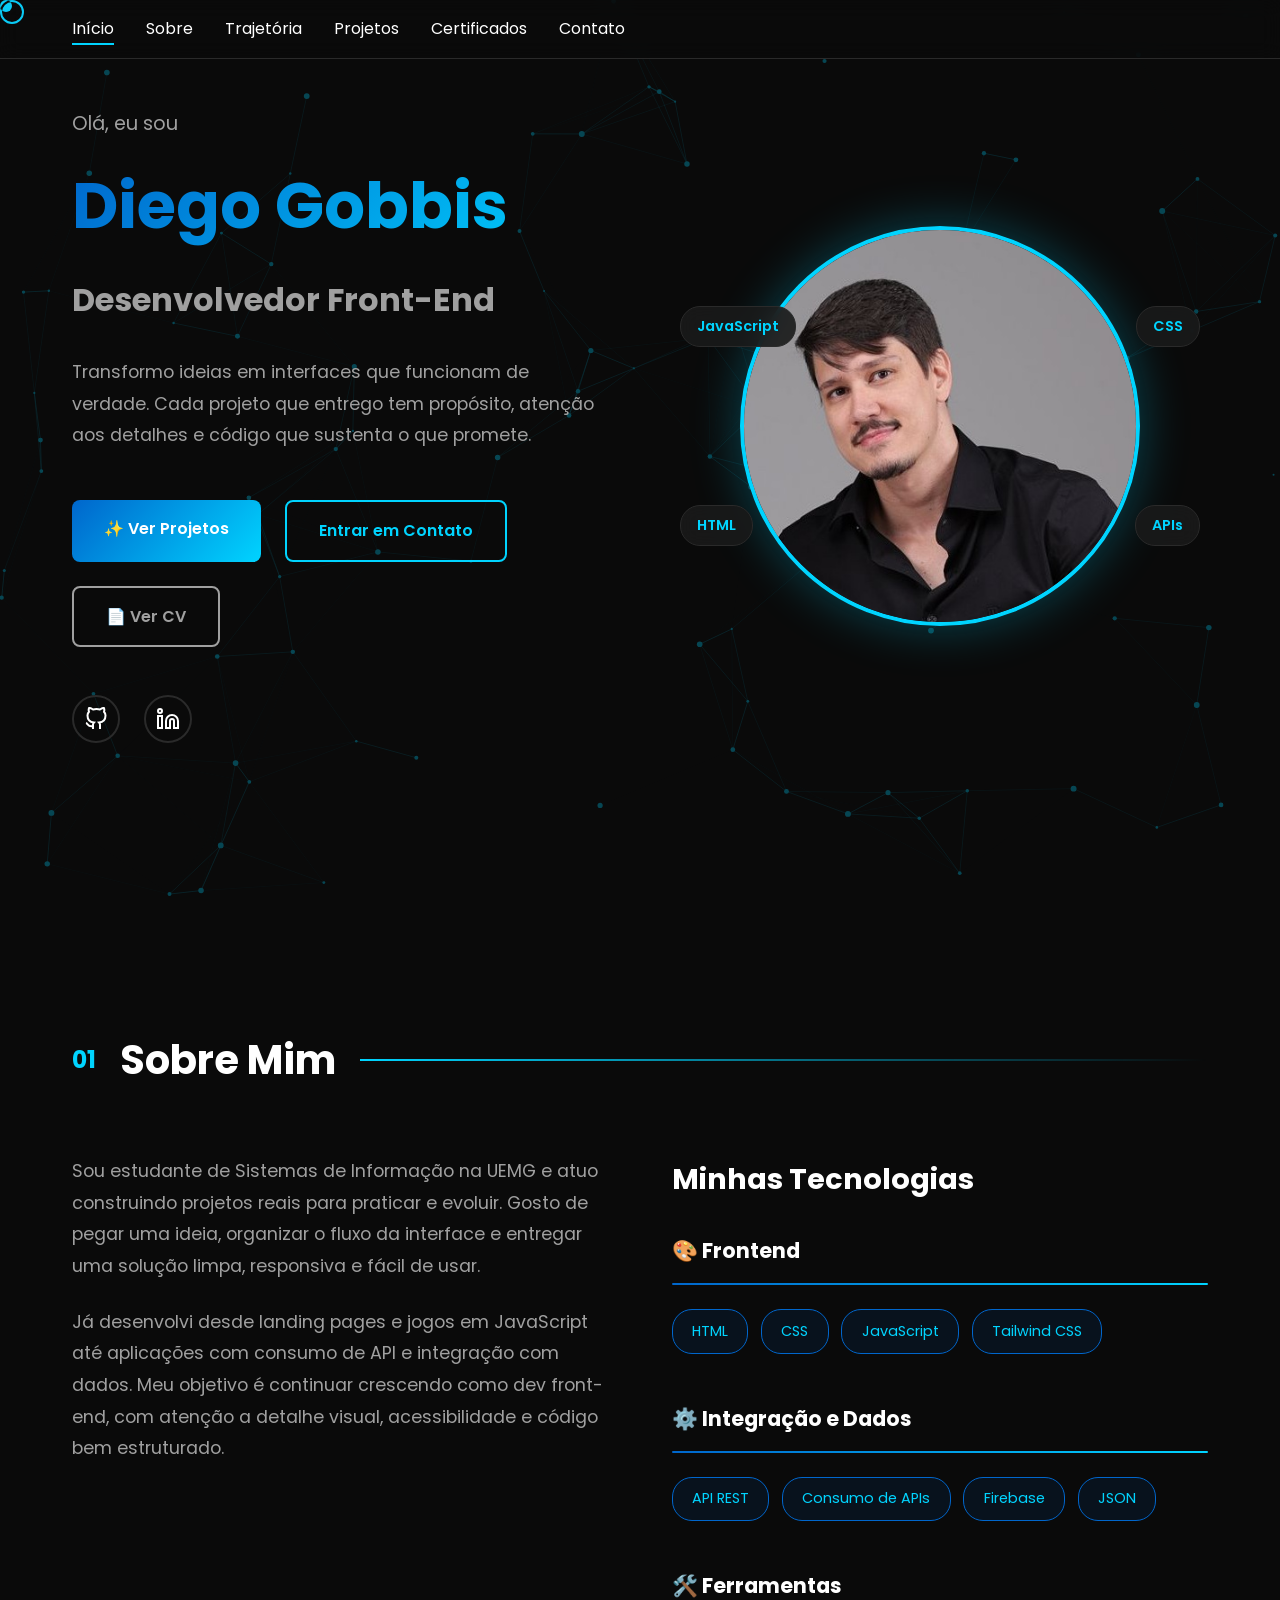
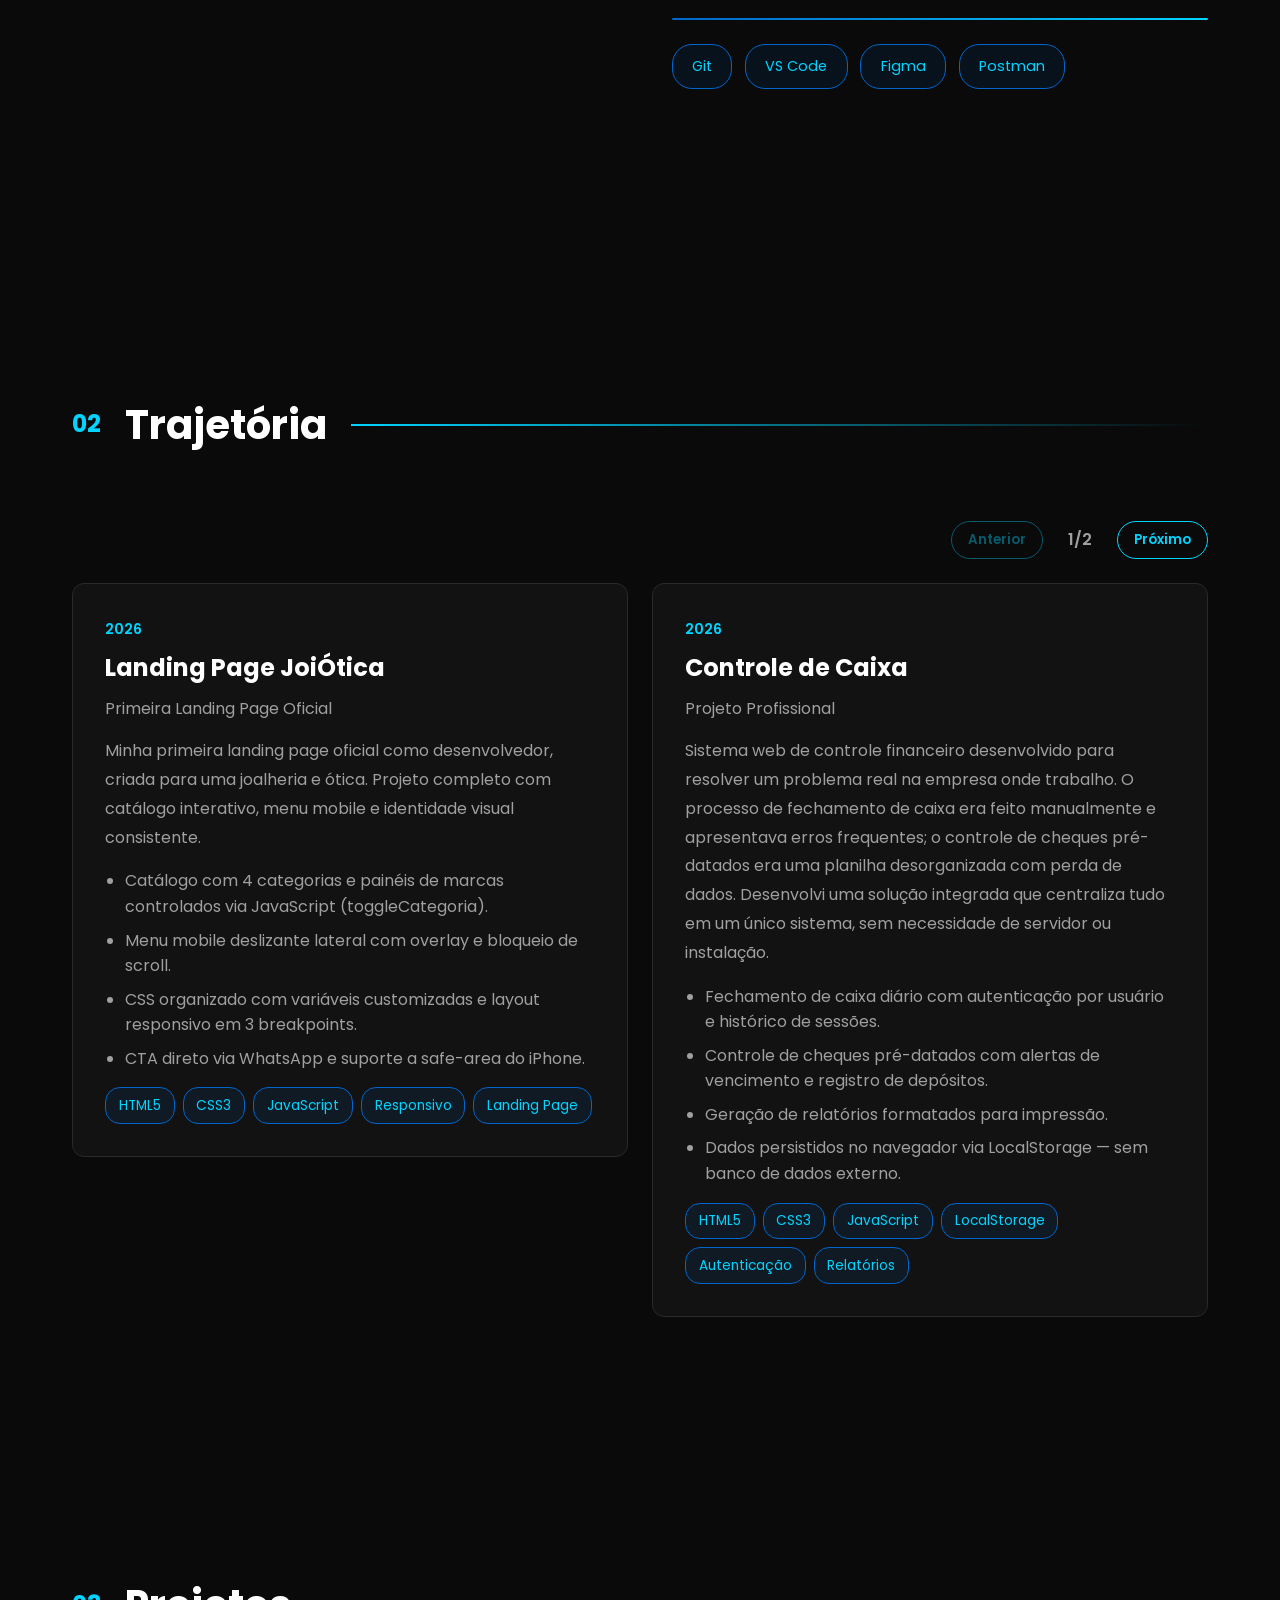
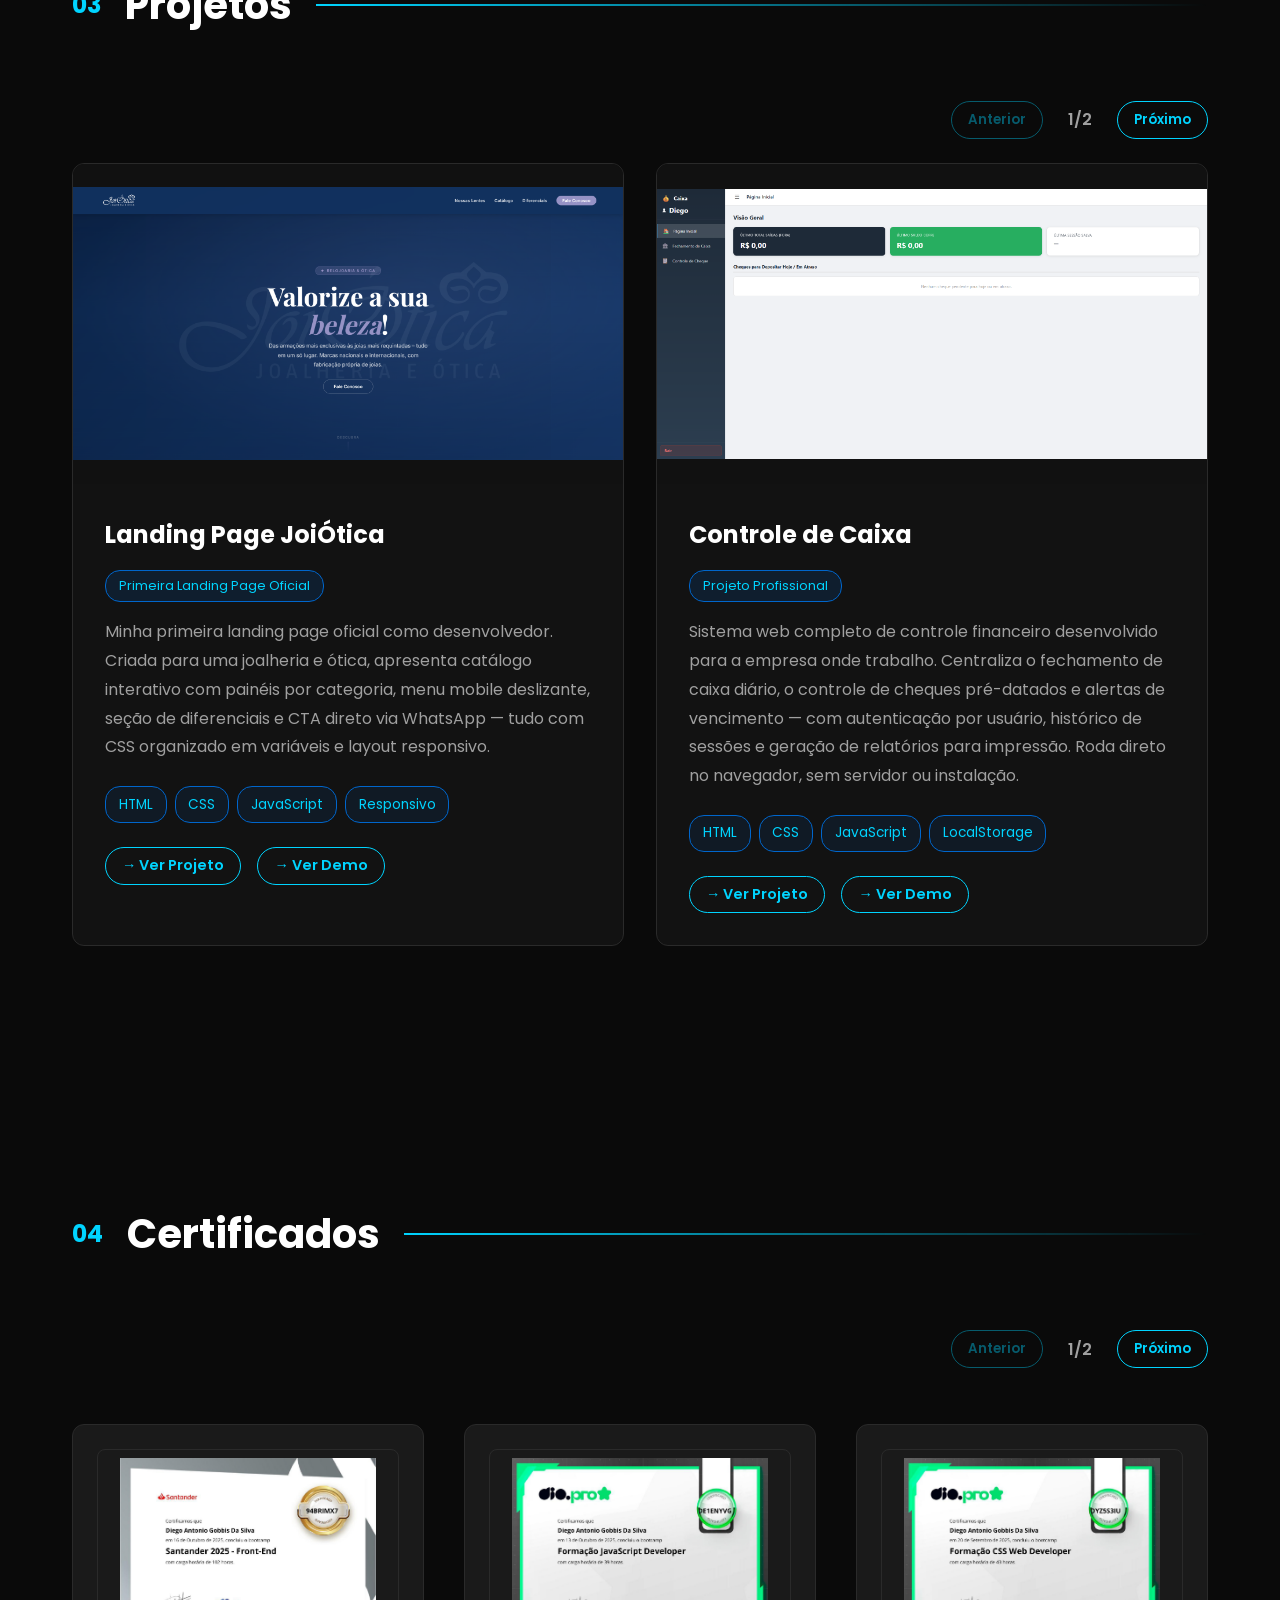
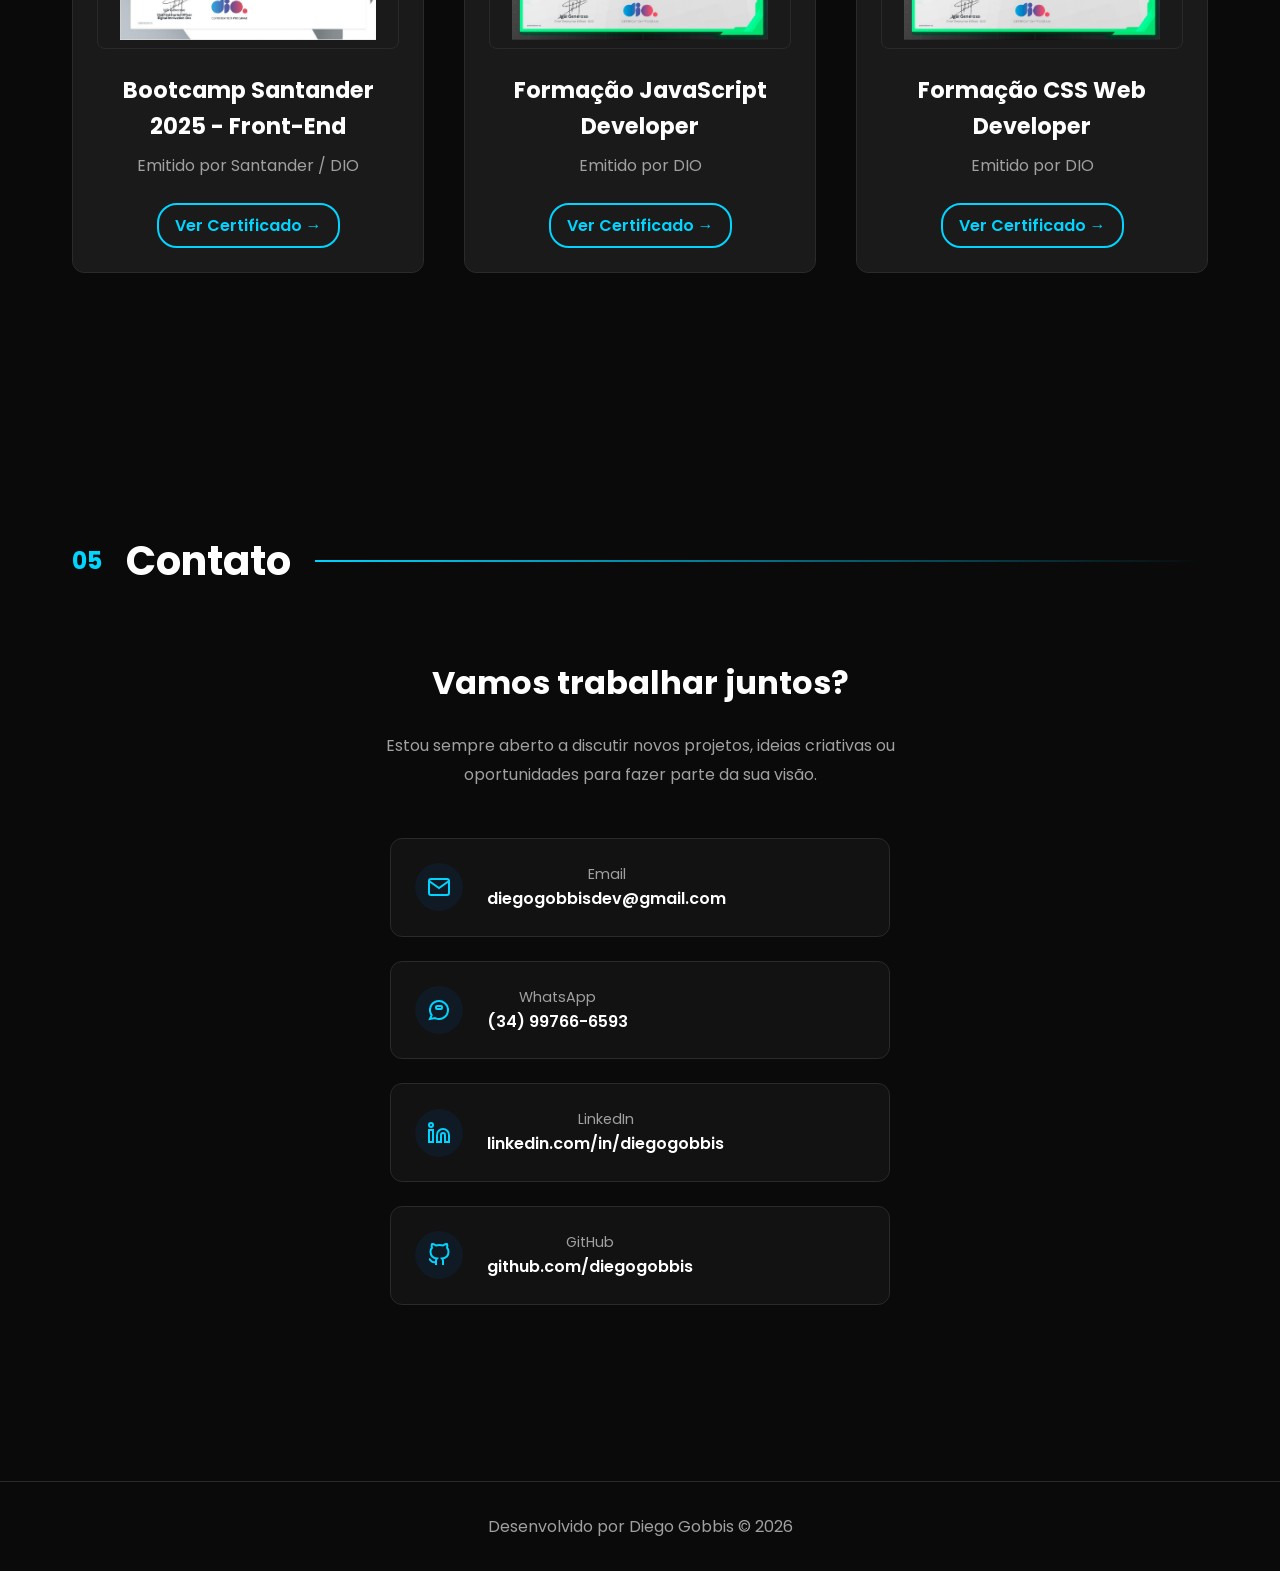
<file: index.html>
<!DOCTYPE html>
<html lang="pt-BR">
<head>
    <meta charset="UTF-8">
    <meta name="viewport" content="width=device-width, initial-scale=1.0">
    <title>Diego Gobbis - Desenvolvedor Front-End</title>
    <meta name="description" content="Diego Gobbis - Desenvolvedor Front-End. Portfólio com projetos em JavaScript, HTML, CSS e consumo de APIs REST.">
    <meta property="og:title" content="Diego Gobbis - Desenvolvedor Front-End">
    <meta property="og:description" content="Portfólio com projetos em JavaScript, HTML, CSS e consumo de APIs REST. Estudante de Sistemas de Informação na UEMG.">
    <meta property="og:type" content="website">
    <meta property="og:image" content="./assets/images/profile.jpg">
    <link rel="icon" href="./assets/images/profile.jpg" type="image/jpeg">
    <link rel="preconnect" href="https://fonts.googleapis.com">
    <link rel="preconnect" href="https://fonts.gstatic.com" crossorigin>
    <link href="https://fonts.googleapis.com/css2?family=Poppins:wght@400;500;600;700;800&display=swap" rel="stylesheet">
    <link rel="stylesheet" href="assets/css/styles.css">
</head>
<body>
    <!-- Canvas para efeito de fundo -->
    <canvas id="neural-network"></canvas>
    
    <!-- Cursor customizado -->
    <div class="cursor"></div>
    <div class="cursor-trail"></div>

    <!-- Navegação -->
    <nav class="navbar">
        <div class="nav-container">
            <ul class="nav-menu">
                <li><a href="#inicio" class="nav-link">Início</a></li>
                <li><a href="#sobre" class="nav-link">Sobre</a></li>
                <li><a href="#experiencia" class="nav-link">Trajetória</a></li>
                <li><a href="#projetos" class="nav-link">Projetos</a></li>
                <li><a href="#certificados" class="nav-link">Certificados</a></li>
                <li><a href="#contato" class="nav-link">Contato</a></li>
            </ul>
            <div class="hamburger" role="button" aria-label="Abrir menu" aria-expanded="false" tabindex="0">
                <span></span>
                <span></span>
                <span></span>
            </div>
        </div>
    </nav>

    <!-- Seção Página Inicial -->
    <section id="inicio" class="hero">
        <div class="container">
            <div class="hero-content">
                <div class="hero-text">
                    <p class="hero-greeting"> Olá, eu sou</p>
                    <h1 class="hero-name">
                        <span class="typing-text">Diego Gobbis</span>
                    </h1>
                    <h2 class="hero-title">Desenvolvedor Front-End</h2>
                    <p class="hero-description">
                        Transformo ideias em interfaces que funcionam de verdade. Cada projeto que entrego tem propósito, atenção aos detalhes e código que sustenta o que promete.
                    </p>
                    <div class="hero-buttons">
                        <a href="#projetos" class="btn btn-primary">✨ Ver Projetos</a>
                        <a href="#contato" class="btn btn-secondary">Entrar em Contato</a>
                        <a href="./curriculo.html" class="btn btn-cv" target="_blank" aria-label="Ver currículo">📄 Ver CV</a>
                    </div>
                    <div class="hero-social">
                        <a href="https://github.com/diegogobbisdev" target="_blank" rel="noopener noreferrer" class="social-link" aria-label="GitHub">
                            <svg width="24" height="24" viewBox="0 0 24 24" fill="none" stroke="currentColor" stroke-width="2">
                                <path d="M9 19c-5 1.5-5-2.5-7-3m14 6v-3.87a3.37 3.37 0 0 0-.94-2.61c3.14-.35 6.44-1.54 6.44-7A5.44 5.44 0 0 0 20 4.77 5.07 5.07 0 0 0 19.91 1S18.73.65 16 2.48a13.38 13.38 0 0 0-7 0C6.27.65 5.09 1 5.09 1A5.07 5.07 0 0 0 5 4.77a5.44 5.44 0 0 0-1.5 3.78c0 5.42 3.3 6.61 6.44 7A3.37 3.37 0 0 0 9 18.13V22"></path>
                            </svg>
                        </a>
                        <a href="https://www.linkedin.com/in/diegogobbis/" target="_blank" rel="noopener noreferrer" class="social-link" aria-label="LinkedIn">
                            <svg width="24" height="24" viewBox="0 0 24 24" fill="none" stroke="currentColor" stroke-width="2">
                                <path d="M16 8a6 6 0 0 1 6 6v7h-4v-7a2 2 0 0 0-2-2 2 2 0 0 0-2 2v7h-4v-7a6 6 0 0 1 6-6z"></path>
                                <rect x="2" y="9" width="4" height="12"></rect>
                                <circle cx="4" cy="4" r="2"></circle>
                            </svg>
                        </a>
                    </div>
                </div>
                <div class="hero-image">
                    <div class="profile-container">
                        <img src="./assets/images/profile.jpg" alt="Diego Gobbis" class="profile-img">
                        <div class="tech-badge badge-1">JavaScript</div>
                        <div class="tech-badge badge-2">HTML</div>
                        <div class="tech-badge badge-3">CSS</div>
                        <div class="tech-badge badge-4">APIs</div>
                    </div>
                </div>
            </div>
        </div>
    </section>

    <!-- Seção Sobre -->
    <section id="sobre" class="about">
        <div class="container">
            <div class="section-header">
                <span class="section-number">01</span>
                <h2 class="section-title">Sobre Mim</h2>
                <div class="section-line"></div>
            </div>
            
            <div class="about-content">
                <div class="about-text">
                                        <p class="about-description">
                                                Sou estudante de Sistemas de Informação na UEMG e atuo construindo projetos reais para praticar e evoluir.
                                                Gosto de pegar uma ideia, organizar o fluxo da interface e entregar uma solução limpa, responsiva e fácil de usar.
                                        </p>
                                        <p class="about-description">
                                                Já desenvolvi desde landing pages e jogos em JavaScript até aplicações com consumo de API e integração com dados.
                                                Meu objetivo é continuar crescendo como dev front-end, com atenção a detalhe visual, acessibilidade e código bem estruturado.
                                        </p>
                </div>

                <div class="skills-section">
                    <h3 class="skills-title">Minhas Tecnologias</h3>
                    
                    <div class="skill-category">
                        <h4 class="category-title">🎨 Frontend</h4>
                        <div class="category-divider"></div>
                        <div class="skill-tags">
                            <span class="skill-tag">HTML</span>
                            <span class="skill-tag">CSS</span>
                            <span class="skill-tag">JavaScript</span>
                            <span class="skill-tag">Tailwind CSS</span>
                        </div>
                    </div>

                    <div class="skill-category">
                        <h4 class="category-title">⚙️ Integração e Dados</h4>
                        <div class="category-divider"></div>
                        <div class="skill-tags">
                            <span class="skill-tag">API REST</span>
                            <span class="skill-tag">Consumo de APIs</span>
                            <span class="skill-tag">Firebase</span>
                            <span class="skill-tag">JSON</span>
                        </div>
                    </div>

                    <div class="skill-category">
                        <h4 class="category-title">🛠️ Ferramentas</h4>
                        <div class="category-divider"></div>
                        <div class="skill-tags">
                            <span class="skill-tag">Git</span>
                            <span class="skill-tag">VS Code</span>
                            <span class="skill-tag">Figma</span>
                            <span class="skill-tag">Postman</span>
                        </div>
                    </div>
                </div>
            </div>
        </div>
    </section>

    <!-- Seção Experiência -->
    <section id="experiencia" class="experience">
        <div class="container">
            <div class="section-header">
                <span class="section-number">02</span>
                <h2 class="section-title">Trajetória</h2>
                <div class="section-line"></div>
            </div>

<div class="timeline-controls" aria-label="Controles do carrossel de experiência">
    <button type="button" class="timeline-nav timeline-prev" aria-label="Ver experiências anteriores">Anterior</button>
    <span class="timeline-indicator" aria-live="polite">1/1</span>
    <button type="button" class="timeline-nav timeline-next" aria-label="Ver próximas experiências">Próximo</button>
</div>

<div class="timeline carousel-mode" id="experience-carousel">

<div class="timeline-item">
    <div class="timeline-dot"></div>
    <div class="timeline-content">
        <span class="timeline-date">2026</span>
        <h3 class="timeline-title">Landing Page JoiÓtica</h3>
        <p class="timeline-company">Primeira Landing Page Oficial</p>
        <p class="timeline-description">
            Minha primeira landing page oficial como desenvolvedor, criada para uma joalheria e ótica.
            Projeto completo com catálogo interativo, menu mobile e identidade visual consistente.
        </p>
        <ul class="timeline-list">
            <li>Catálogo com 4 categorias e painéis de marcas controlados via JavaScript (toggleCategoria).</li>
            <li>Menu mobile deslizante lateral com overlay e bloqueio de scroll.</li>
            <li>CSS organizado com variáveis customizadas e layout responsivo em 3 breakpoints.</li>
            <li>CTA direto via WhatsApp e suporte a safe-area do iPhone.</li>
        </ul>
        <div class="timeline-tags">
            <span class="timeline-tag">HTML5</span>
            <span class="timeline-tag">CSS3</span>
            <span class="timeline-tag">JavaScript</span>
            <span class="timeline-tag">Responsivo</span>
            <span class="timeline-tag">Landing Page</span>
        </div>
    </div>
</div>

<div class="timeline-item">
    <div class="timeline-dot"></div>
    <div class="timeline-content">
        <span class="timeline-date">2026</span>
        <h3 class="timeline-title">Controle de Caixa</h3>
        <p class="timeline-company">Projeto Profissional</p>
        <p class="timeline-description">
            Sistema web de controle financeiro desenvolvido para resolver um problema real na empresa onde trabalho.
            O processo de fechamento de caixa era feito manualmente e apresentava erros frequentes; o controle de cheques pré-datados era uma planilha desorganizada com perda de dados.
            Desenvolvi uma solução integrada que centraliza tudo em um único sistema, sem necessidade de servidor ou instalação.
        </p>
        <ul class="timeline-list">
            <li>Fechamento de caixa diário com autenticação por usuário e histórico de sessões.</li>
            <li>Controle de cheques pré-datados com alertas de vencimento e registro de depósitos.</li>
            <li>Geração de relatórios formatados para impressão.</li>
            <li>Dados persistidos no navegador via LocalStorage — sem banco de dados externo.</li>
        </ul>
        <div class="timeline-tags">
            <span class="timeline-tag">HTML5</span>
            <span class="timeline-tag">CSS3</span>
            <span class="timeline-tag">JavaScript</span>
            <span class="timeline-tag">LocalStorage</span>
            <span class="timeline-tag">Autenticação</span>
            <span class="timeline-tag">Relatórios</span>
        </div>
    </div>
</div>

 <div class="timeline-item">
    <div class="timeline-dot"></div>
    <div class="timeline-content">
        <span class="timeline-date">2025</span>
        <h3 class="timeline-title">Projeto Pessoal: Landing Page ModernSite</h3>
        <p class="timeline-company">Portfólio Pessoal</p>
        <p class="timeline-description">
            Landing page responsiva criada para praticar fundamentos de front-end e usabilidade.
            Inclui navegação fixa, scroll suave e validação de formulário com JavaScript para nome, e-mail e senha.
        </p>
        <div class="timeline-tags">
            <span class="timeline-tag">HTML</span>
            <span class="timeline-tag">CSS</span>
            <span class="timeline-tag">JavaScript</span>
            <span class="timeline-tag">Validação de Formulário</span>
        </div>
    </div>
</div>
            </div>
        </div>
    </section>

    <!-- Seção Projetos -->
    <section id="projetos" class="projects">
        <div class="container">
            <div class="section-header">
                <span class="section-number">03</span>
                <h2 class="section-title">Projetos</h2>
                <div class="section-line"></div>
            </div>

            <div class="timeline-controls" aria-label="Controles do carrossel de projetos">
                <button type="button" class="timeline-nav projects-prev" aria-label="Ver projetos anteriores">Anterior</button>
                <span class="timeline-indicator projects-indicator" aria-live="polite">1/1</span>
                <button type="button" class="timeline-nav projects-next" aria-label="Ver próximos projetos">Próximo</button>
            </div>

            <div class="projects-grid carousel-mode" id="projects-carousel">
                <div class="project-card">
                    <div class="project-image">
                        <img src="./assets/images/joiotica.png" alt="Landing Page JoiÓtica">
                    </div>
                    <div class="project-content">
                        <h3 class="project-title">Landing Page JoiÓtica</h3>
                        <span class="project-badge">Primeira Landing Page Oficial</span>
                        <p class="project-description">
                            Minha primeira landing page oficial como desenvolvedor. Criada para uma joalheria e ótica,
                            apresenta catálogo interativo com painéis por categoria, menu mobile deslizante,
                            seção de diferenciais e CTA direto via WhatsApp — tudo com CSS organizado em variáveis e layout responsivo.
                        </p>
                        <div class="project-tags">
                            <span class="project-tag">HTML</span>
                            <span class="project-tag">CSS</span>
                            <span class="project-tag">JavaScript</span>
                            <span class="project-tag">Responsivo</span>
                        </div>
                        <div class="project-links">
                            <a href="https://github.com/diegogobbisdev/Landing-Page-JoiOtica" class="project-link-demo" target="_blank" rel="noopener noreferrer">→ Ver Projeto</a>
                            <a href="https://landing-page-joiotica.vercel.app/" class="project-link-demo" target="_blank" rel="noopener noreferrer">→ Ver Demo</a>
                        </div>
                    </div>
                </div>

                <div class="project-card">
                    <div class="project-image">
                        <img src="./assets/images/controle-caixa.png" alt="Sistema de Controle de Caixa">
                    </div>
                    <div class="project-content">
                        <h3 class="project-title">Controle de Caixa</h3>
                        <span class="project-badge">Projeto Profissional</span>
                        <p class="project-description">
                            Sistema web completo de controle financeiro desenvolvido para a empresa onde trabalho.
                            Centraliza o fechamento de caixa diário, o controle de cheques pré-datados e alertas de vencimento
                            — com autenticação por usuário, histórico de sessões e geração de relatórios para impressão.
                            Roda direto no navegador, sem servidor ou instalação.
                        </p>
                        <div class="project-tags">
                            <span class="project-tag">HTML</span>
                            <span class="project-tag">CSS</span>
                            <span class="project-tag">JavaScript</span>
                            <span class="project-tag">LocalStorage</span>
                        </div>
                        <div class="project-links">
                            <a href="https://github.com/diegogobbisdev/controledecaixa" class="project-link-demo" target="_blank" rel="noopener noreferrer">→ Ver Projeto</a>
                            <a href="https://controledecaixa-eight.vercel.app/" class="project-link-demo" target="_blank" rel="noopener noreferrer">→ Ver Demo</a>
                        </div>
                    </div>
                </div>

                <div class="project-card">
                    <div class="project-image">
                        <img src="./assets/images/site-moderno.png" alt="Sistema de Agendamento">
                    </div>
                    <div class="project-content">
                        <h3 class="project-title">ModernSite - Plataforma Completa</h3>
                        <span class="project-badge">Projeto Acadêmico</span>
            <p class="project-description">
                Projeto desenvolvido na disciplina de <strong>Programação para Internet</strong>.
                O foco foi aplicar fundamentos de front-end em uma interface clara, organizada e responsiva.
            </p>
                        <div class="project-tags">
                            <span class="project-tag">HTML</span>
                            <span class="project-tag">CSS</span>
                            <span class="project-tag">JavaScript</span>
                        </div>
                        <div class="project-links">
                            <a href="https://github.com/diegogobbisdev/modernsite-login.git" class="project-link-demo" target="_blank" rel="noopener noreferrer">→ Ver Projeto</a>
                            <a href="#" class="project-link-demo" target="_blank" rel="noopener noreferrer">→ Ver Demo</a>
                        </div>
                    </div>
                </div>


            </div>
        </div>
    </section>

    <!-- Seção de Certificados -->
     <section id="certificados" class="certificates">
        <div class="container">
            <div class="section-header">
                <span class="section-number">04</span>
                <h2 class="section-title">Certificados</h2>
                <div class="section-line"></div>
            </div>

            <div class="timeline-controls" aria-label="Controles do carrossel de certificados">
                <button type="button" class="timeline-nav certificates-prev" aria-label="Ver certificados anteriores">Anterior</button>
                <span class="timeline-indicator certificates-indicator" aria-live="polite">1/1</span>
                <button type="button" class="timeline-nav certificates-next" aria-label="Ver próximos certificados">Próximo</button>
            </div>

            <div class="certificates-grid carousel-mode" id="certificates-carousel">
                <div class="certificate-card">
                    <img src="./assets/images/santander front-end.jpg" alt="Certificado de HTML, CSS e JavaScript" class="certificate-image">
                    <h3 class="certificate-title">Bootcamp Santander 2025 - Front-End</h3>
                    <p class="certificate-issuer">Emitido por Santander / DIO</p>
                    <a href="https://www.dio.me/certificate/94BRIMX7/share" class="certificate-link" target="_blank" rel="noopener noreferrer">Ver Certificado →</a>                </div>

                <div class="certificate-card">
                    <img src="./assets/images/javascritp developer.jpg" alt="Certificado de JavaScript Developer" class="certificate-image">
                    <h3 class="certificate-title">Formação JavaScript Developer</h3>
                    <p class="certificate-issuer">Emitido por DIO</p>
                    <a href="https://www.dio.me/certificate/H3RWRKST/share" class="certificate-link" target="_blank" rel="noopener noreferrer">Ver Certificado →</a>                </div>
                <div class="certificate-card">
                    <img src="./assets/images/css web developer.jpg" alt="Certificado de CSS Web Developer" class="certificate-image">
                    <h3 class="certificate-title">Formação CSS Web Developer</h3>
                    <p class="certificate-issuer">Emitido por DIO</p>
                    <a href="https://www.dio.me/certificate/OYZ5S3IU/share" class="certificate-link" target="_blank" rel="noopener noreferrer">Ver Certificado →</a>                </div>
                <div class="certificate-card">
                    <img src="./assets/images/html developer.jpg" alt="Certificado de HTML Web Developer" class="certificate-image">
                    <h3 class="certificate-title">Formação HTML Web Developer</h3>
                    <p class="certificate-issuer">Emitido por DIO</p>
                    <a href="https://www.dio.me/certificate/XLLMQ3RY/share" class="certificate-link" target="_blank" rel="noopener noreferrer">Ver Certificado →</a>                </div>
                <div class="certificate-card">
                    <img src="./assets/images/ri happy.jpg" alt="Certificado Ri Happy Front-end do Zero" class="certificate-image">
                    <h3 class="certificate-title">Ri Happy - Front-end do Zero</h3>
                    <p class="certificate-issuer">Emitido por Grupo Ri Happy / DIO - 75 horas</p>
                    <a href="https://www.dio.me/certificate/IZRCYAXA/share" class="certificate-link" target="_blank" rel="noopener noreferrer">Ver Certificado →</a>
                </div>
                </div>
            </div>
        </div>
    </section>


    <!-- Seção Contato -->
<section id="contato" class="contact">
    <div class="container">
        <div class="section-header">
            <span class="section-number">05</span>
            <h2 class="section-title">Contato</h2>
            <div class="section-line"></div>
        </div>

        <div class="contact-content">
            <div class="contact-info">
                <h3 class="contact-title">Vamos trabalhar juntos?</h3>
                <p class="contact-description">
                    Estou sempre aberto a discutir novos projetos, ideias criativas ou 
                    oportunidades para fazer parte da sua visão.
                </p>

                <div class="contact-methods">
                    <a href="mailto:diegogobbisdev@gmail.com" class="contact-method">
                        <div class="contact-icon">
                            <svg width="24" height="24" viewBox="0 0 24 24" fill="none" stroke="currentColor" stroke-width="2">
                                <path d="M4 4h16c1.1 0 2 .9 2 2v12c0 1.1-.9 2-2 2H4c-1.1 0-2-.9-2-2V6c0-1.1.9-2 2-2z"></path>
                                <polyline points="22,6 12,13 2,6"></polyline>
                            </svg>
                        </div>
                        <div class="contact-text">
                            <span class="contact-label">Email</span>
                            <span class="contact-value">diegogobbisdev@gmail.com</span>
                        </div>
                    </a>

                    <a href="https://wa.me/5534997666593?text=Olá!%20Gostaria%20de%20conversar%20sobre%20um%20projeto." target="_blank" rel="noopener noreferrer" class="contact-method">
                        <div class="contact-icon">
                            <svg width="24" height="24" viewBox="0 0 24 24" fill="none" stroke="currentColor" stroke-width="2">
                                <path d="M3 21l1.65-3.8a9 9 0 1 1 3.4 2.9L3 21z"></path>
                                <path d="M9 10a1 1 0 0 0 1 1h4a1 1 0 0 0 1-1V9a1 1 0 0 0-1-1h-4a1 1 0 0 0-1 1v1z"></path>
                            </svg>
                        </div>
                        <div class="contact-text">
                            <span class="contact-label">WhatsApp</span>
                            <span class="contact-value">(34) 99766-6593</span>
                        </div>
                    </a>

                    <a href="https://www.linkedin.com/in/diegogobbis/" target="_blank" rel="noopener noreferrer" class="contact-method">
                        <div class="contact-icon">
                            <svg width="24" height="24" viewBox="0 0 24 24" fill="none" stroke="currentColor" stroke-width="2">
                                <path d="M16 8a6 6 0 0 1 6 6v7h-4v-7a2 2 0 0 0-2-2 2 2 0 0 0-2 2v7h-4v-7a6 6 0 0 1 6-6z"></path>
                                <rect x="2" y="9" width="4" height="12"></rect>
                                <circle cx="4" cy="4" r="2"></circle>
                            </svg>
                        </div>
                        <div class="contact-text">
                            <span class="contact-label">LinkedIn</span>
                            <span class="contact-value">linkedin.com/in/diegogobbis</span>
                        </div>
                    </a>

                    <a href="https://github.com/diegogobbisdev" target="_blank" rel="noopener noreferrer" class="contact-method">
                        <div class="contact-icon">
                            <svg width="24" height="24" viewBox="0 0 24 24" fill="none" stroke="currentColor" stroke-width="2">
                                <path d="M9 19c-5 1.5-5-2.5-7-3m14 6v-3.87a3.37 3.37 0 0 0-.94-2.61c3.14-.35 6.44-1.54 6.44-7A5.44 5.44 0 0 0 20 4.77 5.07 5.07 0 0 0 19.91 1S18.73.65 16 2.48a13.38 13.38 0 0 0-7 0C6.27.65 5.09 1 5.09 1A5.07 5.07 0 0 0 5 4.77a5.44 5.44 0 0 0-1.5 3.78c0 5.42 3.3 6.61 6.44 7A3.37 3.37 0 0 0 9 18.13V22"></path>
                            </svg>
                        </div>
                        <div class="contact-text">
                            <span class="contact-label">GitHub</span>
                            <span class="contact-value">github.com/diegogobbis</span>
                        </div>
                    </a>
                </div>
            </div>
        </div>
    </div>
</section>

    <!-- Footer -->
    <footer class="footer">
        <div class="container">
            <p class="footer-text">Desenvolvido por Diego Gobbis © 2026</p>
        </div>
    </footer>

    <script src="assets/js/script.js"></script>
</body>
</html>
</file>
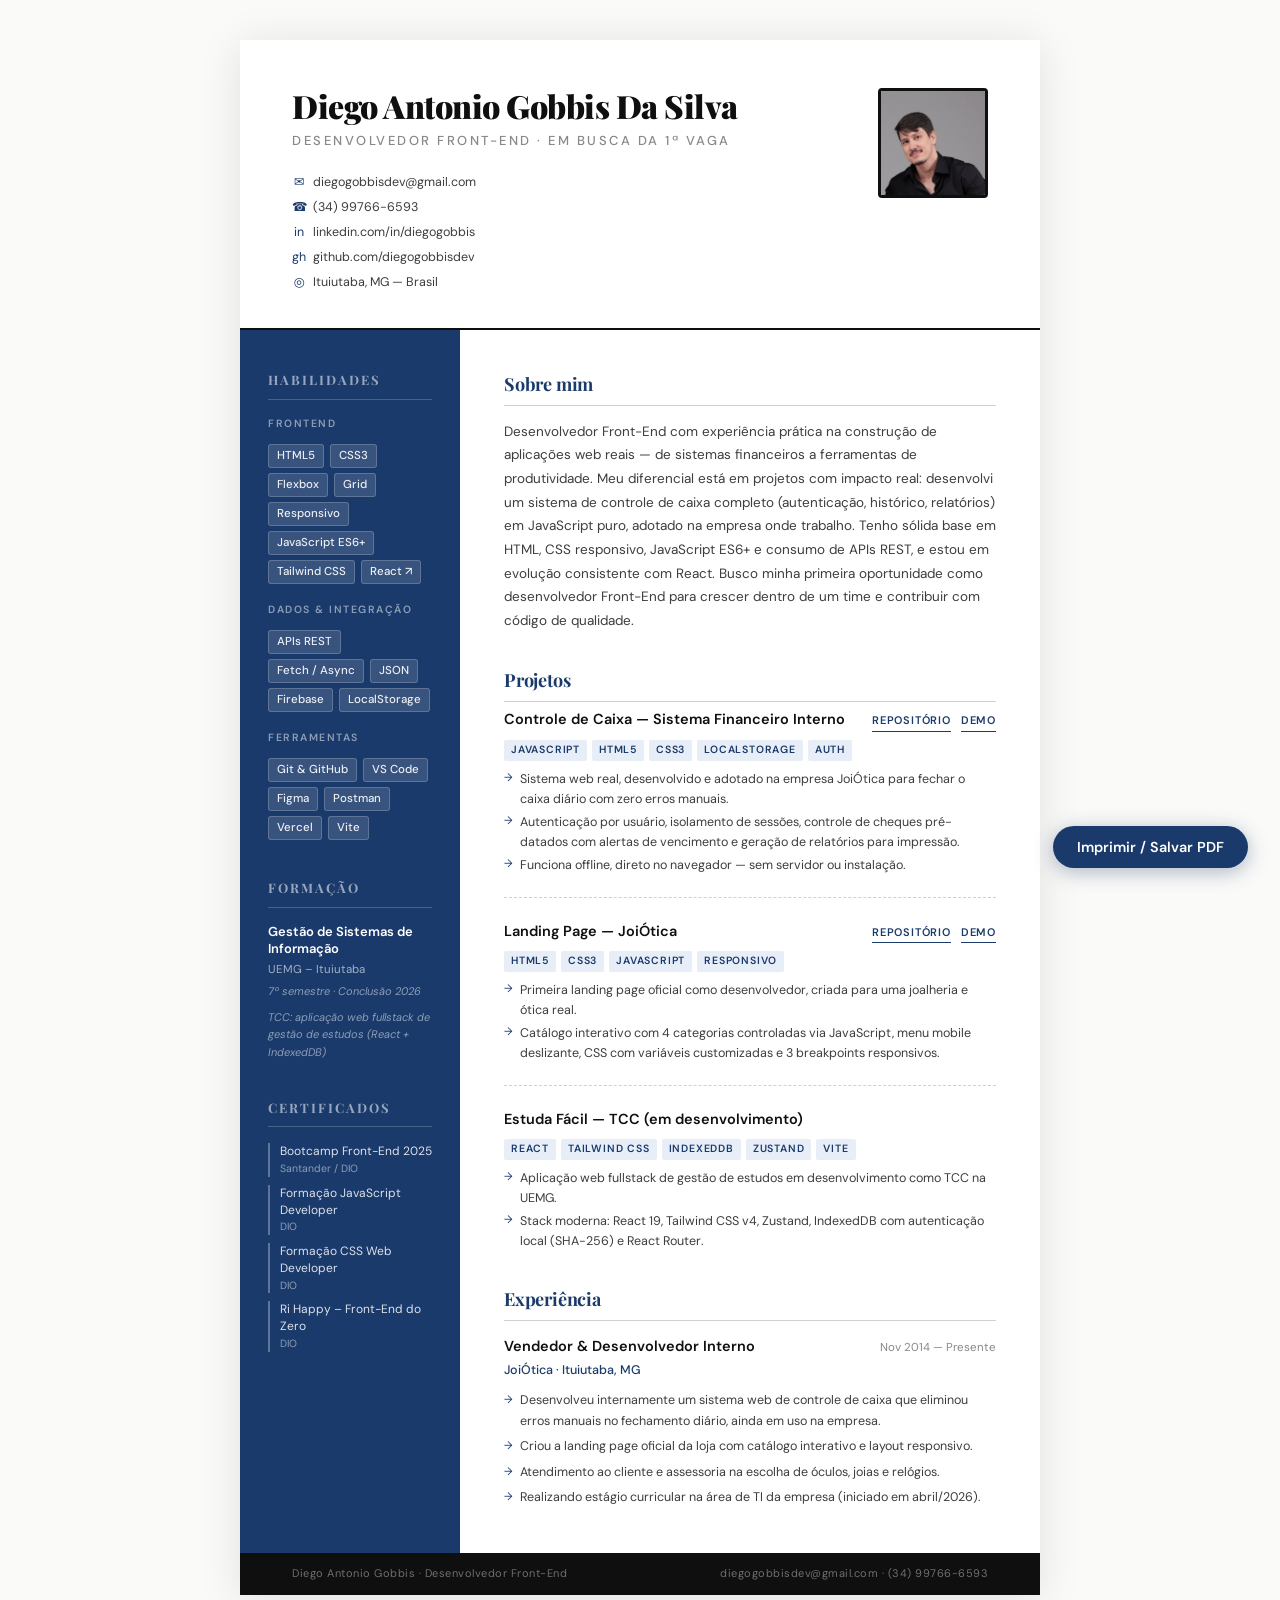
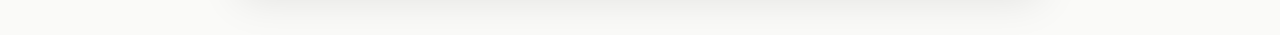
<file: curriculo.html>
<!DOCTYPE html>
<html lang="pt-BR">
<head>
  <meta charset="UTF-8">
  <meta name="viewport" content="width=device-width, initial-scale=1.0">
  <title>Currículo — Diego Gobbis</title>
  <link rel="preconnect" href="https://fonts.googleapis.com">
  <link href="https://fonts.googleapis.com/css2?family=Playfair+Display:wght@700;900&family=DM+Sans:wght@300;400;500;600&display=swap" rel="stylesheet">
  <link rel="stylesheet" href="assets/css/curriculo.css">
</head>
<body>
<div class="page">

  <!-- Cabeçalho -->
  <header class="header">
    <div class="header-text">
      <h1>Diego Antonio Gobbis Da Silva</h1>
      <p class="tagline">Desenvolvedor Front-End · Em busca da 1ª vaga</p>
      <div class="contacts">
        <span><i class="icon">✉</i> diegogobbisdev@gmail.com</span>
        <span><i class="icon">☎</i> (34) 99766-6593</span>
        <a href="https://linkedin.com/in/diegogobbis" target="_blank"><i class="icon">in</i> linkedin.com/in/diegogobbis</a>
        <a href="https://github.com/diegogobbisdev" target="_blank"><i class="icon">gh</i> github.com/diegogobbisdev</a>
        <span><i class="icon">◎</i> Ituiutaba, MG — Brasil</span>
      </div>
    </div>
    <div class="photo-wrap">
      <img src="./assets/images/profile.jpg" alt="Diego Gobbis">
    </div>
  </header>

  <div class="body">

    <!-- Barra lateral -->
    <aside class="sidebar">

      <div class="sidebar-section">
        <p class="sidebar-title">Habilidades</p>

        <div class="skill-group">
          <p class="skill-group-label">Frontend</p>
          <span class="skill-chip">HTML5</span>
          <span class="skill-chip">CSS3</span>
          <span class="skill-chip">Flexbox</span>
          <span class="skill-chip">Grid</span>
          <span class="skill-chip">Responsivo</span>
          <span class="skill-chip">JavaScript ES6+</span>
          <span class="skill-chip">Tailwind CSS</span>
          <span class="skill-chip">React ↗</span>
        </div>

        <div class="skill-group">
          <p class="skill-group-label">Dados & Integração</p>
          <span class="skill-chip">APIs REST</span>
          <span class="skill-chip">Fetch / Async</span>
          <span class="skill-chip">JSON</span>
          <span class="skill-chip">Firebase</span>
          <span class="skill-chip">LocalStorage</span>
        </div>

        <div class="skill-group">
          <p class="skill-group-label">Ferramentas</p>
          <span class="skill-chip">Git & GitHub</span>
          <span class="skill-chip">VS Code</span>
          <span class="skill-chip">Figma</span>
          <span class="skill-chip">Postman</span>
          <span class="skill-chip">Vercel</span>
          <span class="skill-chip">Vite</span>
        </div>
      </div>

      <div class="sidebar-section">
        <p class="sidebar-title">Formação</p>
        <p class="edu-title">Gestão de Sistemas de Informação</p>
        <p class="edu-inst">UEMG – Ituiutaba</p>
        <p class="edu-detail">7º semestre · Conclusão 2026</p>
        <p class="edu-detail" style="margin-top:8px;">TCC: aplicação web fullstack de gestão de estudos (React + IndexedDB)</p>
      </div>

      <div class="sidebar-section">
        <p class="sidebar-title">Certificados</p>
        <div class="cert-item">
          Bootcamp Front-End 2025
          <div class="cert-org">Santander / DIO</div>
        </div>
        <div class="cert-item">
          Formação JavaScript Developer
          <div class="cert-org">DIO</div>
        </div>
        <div class="cert-item">
          Formação CSS Web Developer
          <div class="cert-org">DIO</div>
        </div>
        <div class="cert-item">
          Ri Happy – Front-End do Zero
          <div class="cert-org">DIO</div>
        </div>
      </div>

    </aside>

    <!-- Conteúdo principal -->
    <main class="main">

      <section class="section">
        <h2 class="section-title">Sobre mim</h2>
        <p class="resumo-text">
          Desenvolvedor Front-End com experiência prática na construção de aplicações web reais — de sistemas financeiros
          a ferramentas de produtividade. Meu diferencial está em projetos com impacto real: desenvolvi um sistema de
          controle de caixa completo (autenticação, histórico, relatórios) em JavaScript puro, adotado na empresa onde
          trabalho. Tenho sólida base em HTML, CSS responsivo, JavaScript ES6+ e consumo de APIs REST, e estou em
          evolução consistente com React. Busco minha primeira oportunidade como desenvolvedor Front-End para crescer
          dentro de um time e contribuir com código de qualidade.
        </p>
      </section>

      <section class="section">
        <h2 class="section-title">Projetos</h2>

        <div class="projeto">
          <div class="projeto-header">
            <span class="projeto-name">Controle de Caixa — Sistema Financeiro Interno</span>
            <div class="projeto-links">
              <a href="https://github.com/diegogobbisdev/controledecaixa" target="_blank">Repositório</a>
              <a href="https://controledecaixa-eight.vercel.app/" target="_blank">Demo</a>
            </div>
          </div>
          <div class="projeto-tags">
            <span class="tag">JavaScript</span>
            <span class="tag">HTML5</span>
            <span class="tag">CSS3</span>
            <span class="tag">LocalStorage</span>
            <span class="tag">Auth</span>
          </div>
          <ul class="projeto-bullets">
            <li>Sistema web real, desenvolvido e adotado na empresa JoiÓtica para fechar o caixa diário com zero erros manuais.</li>
            <li>Autenticação por usuário, isolamento de sessões, controle de cheques pré-datados com alertas de vencimento e geração de relatórios para impressão.</li>
            <li>Funciona offline, direto no navegador — sem servidor ou instalação.</li>
          </ul>
        </div>

        <div class="projeto">
          <div class="projeto-header">
            <span class="projeto-name">Landing Page — JoiÓtica</span>
            <div class="projeto-links">
              <a href="https://github.com/diegogobbisdev/Landing-Page-JoiOtica" target="_blank">Repositório</a>
              <a href="https://landing-page-joiotica.vercel.app/" target="_blank">Demo</a>
            </div>
          </div>
          <div class="projeto-tags">
            <span class="tag">HTML5</span>
            <span class="tag">CSS3</span>
            <span class="tag">JavaScript</span>
            <span class="tag">Responsivo</span>
          </div>
          <ul class="projeto-bullets">
            <li>Primeira landing page oficial como desenvolvedor, criada para uma joalheria e ótica real.</li>
            <li>Catálogo interativo com 4 categorias controladas via JavaScript, menu mobile deslizante, CSS com variáveis customizadas e 3 breakpoints responsivos.</li>
          </ul>
        </div>

        <div class="projeto">
          <div class="projeto-header">
            <span class="projeto-name">Estuda Fácil — TCC (em desenvolvimento)</span>
          </div>
          <div class="projeto-tags">
            <span class="tag">React</span>
            <span class="tag">Tailwind CSS</span>
            <span class="tag">IndexedDB</span>
            <span class="tag">Zustand</span>
            <span class="tag">Vite</span>
          </div>
          <ul class="projeto-bullets">
            <li>Aplicação web fullstack de gestão de estudos em desenvolvimento como TCC na UEMG.</li>
            <li>Stack moderna: React 19, Tailwind CSS v4, Zustand, IndexedDB com autenticação local (SHA-256) e React Router.</li>
          </ul>
        </div>

      </section>

      <section class="section">
        <h2 class="section-title">Experiência</h2>

        <div class="exp-header">
          <span class="exp-role">Vendedor &amp; Desenvolvedor Interno</span>
          <span class="exp-period">Nov 2014 — Presente</span>
        </div>
        <p class="exp-company">JoiÓtica · Ituiutaba, MG</p>
        <ul class="exp-bullets">
          <li>Desenvolveu internamente um sistema web de controle de caixa que eliminou erros manuais no fechamento diário, ainda em uso na empresa.</li>
          <li>Criou a landing page oficial da loja com catálogo interativo e layout responsivo.</li>
          <li>Atendimento ao cliente e assessoria na escolha de óculos, joias e relógios.</li>
          <li>Realizando estágio curricular na área de TI da empresa (iniciado em abril/2026).</li>
        </ul>
      </section>

    </main>
  </div>

  <div class="footer-strip">
    <span>Diego Antonio Gobbis · Desenvolvedor Front-End</span>
    <span>diegogobbisdev@gmail.com · (34) 99766-6593</span>
  </div>

</div>

<button class="print-btn">Imprimir / Salvar PDF</button>

<script src="assets/js/curriculo.js"></script>
</body>
</html>
</file>
<file: assets/css/styles.css>
* {
  margin: 0;
  padding: 0;
  box-sizing: border-box;
}

:root {
  --primary: #0066cc;
  --accent: #00d4ff;
  --background: #0a0a0a;
  --surface: #1a1a1a;
  --text: #ffffff;
  --text-muted: #a0a0a0;
  --border: #2a2a2a;
}

html {
  scroll-behavior: smooth;
}

body {
  font-family: "Poppins", "Segoe UI", sans-serif;
  background: var(--background);
  color: var(--text);
  line-height: 1.6;
  overflow-x: hidden;
}

a:focus-visible,
button:focus-visible,
.hamburger:focus-visible {
  outline: 2px solid var(--accent);
  outline-offset: 3px;
  border-radius: 8px;
}

.container {
  max-width: 1200px;
  margin: 0 auto;
  padding: 0 2rem;
}

/* Fundo do canvas */
#neural-network {
  position: fixed;
  top: 0;
  left: 0;
  width: 100%;
  height: 100%;
  z-index: -1;
  opacity: 0.3;
}

/* Cursor customizado */
.cursor,
.cursor-trail {
  position: fixed;
  border-radius: 50%;
  pointer-events: none;
  z-index: 9999;
  mix-blend-mode: difference;
}

/* Cursor reduzido para efeito mais sutil */
.cursor {
  width: 12px;
  height: 12px;
  background: var(--accent);
  transition: transform 0.1s ease;
}

/* Rastro do cursor reduzido */
.cursor-trail {
  width: 24px;
  height: 24px;
  border: 2px solid var(--accent);
  transition: transform 0.3s ease;
}

/* Navegacao */
.navbar {
  position: fixed;
  top: 0;
  left: 0;
  right: 0;
  background: rgba(10, 10, 10, 0.8);
  backdrop-filter: blur(10px);
  border-bottom: 1px solid var(--border);
  z-index: 1000;
}

.nav-container {
  max-width: 1200px;
  margin: 0 auto;
  padding: 1rem 2rem;
  display: flex;
  justify-content: space-between;
  align-items: center;
}

.nav-logo {
  font-size: 1.5rem;
  font-weight: bold;
  color: var(--accent);
  text-decoration: none;
}

.nav-menu {
  display: flex;
  list-style: none;
  gap: 2rem;
}

.nav-link {
  color: var(--text);
  text-decoration: none;
  transition: color 0.3s;
  position: relative;
}

.nav-link::after {
  content: "";
  position: absolute;
  bottom: -5px;
  left: 0;
  width: 0;
  height: 2px;
  background: var(--accent);
  transition: width 0.3s;
}

.nav-link:hover::after,
.nav-link.active::after {
  width: 100%;
}

.hamburger {
  display: none;
  flex-direction: column;
  gap: 5px;
  cursor: pointer;
}

.hamburger span {
  width: 25px;
  height: 3px;
  background: var(--text);
  transition: 0.3s;
}

/* Secao inicial */
.hero {
  min-height: 100vh;
  display: flex;
  align-items: center;
  padding-top: 80px;
}

.hero-content {
  display: grid;
  grid-template-columns: 1fr 1fr;
  gap: 4rem;
  align-items: center;
}

.hero-greeting {
  font-size: 1.2rem;
  color: var(--text-muted);
  margin-bottom: 1rem;
}

.hero-name {
  font-size: 4rem;
  font-weight: bold;
  margin-bottom: 1rem;
  background: linear-gradient(135deg, var(--primary), var(--accent));
  -webkit-background-clip: text;
  -webkit-text-fill-color: transparent;
  background-clip: text;
}

.typing-text {
  display: inline-block;
  border-right: 3px solid transparent;
}

.typing-text.cursor-ativo {
  animation: piscar 0.7s infinite;
}

@keyframes piscar {
  0%, 50% { border-color: var(--accent); }
  51%, 100% { border-color: transparent; }
}

.hero-title {
  font-size: 2rem;
  color: var(--text-muted);
  margin-bottom: 2rem;
}

.hero-description {
  font-size: 1.1rem;
  color: var(--text-muted);
  line-height: 1.8;
  margin-bottom: 3rem;
}

.hero-buttons {
  display: flex;
  gap: 1.5rem;
  margin-bottom: 3rem;
  flex-wrap: wrap;
}

.btn {
  padding: 1rem 2rem;
  border-radius: 8px;
  text-decoration: none;
  font-weight: 600;
  transition: all 0.3s;
  display: inline-block;
}

.btn-primary {
  background: linear-gradient(135deg, var(--primary), var(--accent));
  color: white;
}

.btn-primary:hover {
  transform: translateY(-2px);
  box-shadow: 0 10px 30px rgba(0, 212, 255, 0.3);
}

.btn-secondary {
  border: 2px solid var(--accent);
  color: var(--accent);
}

.btn-secondary:hover {
  background: var(--accent);
  color: var(--background);
}

.btn-cv {
  border: 2px solid var(--text-muted);
  color: var(--text-muted);
}

.btn-cv:hover {
  border-color: var(--text);
  color: var(--text);
}

.hero-social {
  display: flex;
  gap: 1.5rem;
}

.social-link {
  width: 48px;
  height: 48px;
  border-radius: 50%;
  border: 2px solid var(--border);
  display: flex;
  align-items: center;
  justify-content: center;
  color: var(--text);
  transition: all 0.3s;
}

.social-link:hover {
  border-color: var(--accent);
  color: var(--accent);
  transform: translateY(-3px);
}

/* Imagem de perfil */
.profile-container {
  position: relative;
  width: 400px;
  height: 400px;
  margin: 0 auto;
}

.profile-img {
  width: 100%;
  height: 100%;
  border-radius: 50%;
  object-fit: cover;
  border: 4px solid var(--accent);
  box-shadow: 0 0 50px rgba(0, 212, 255, 0.3);
  animation: float 6s ease-in-out infinite;
}

@keyframes float {
  0%,
  100% {
    transform: translateY(0);
  }
  50% {
    transform: translateY(-20px);
  }
}

.tech-badge {
  position: absolute;
  background: rgba(26, 26, 26, 0.9);
  backdrop-filter: blur(10px);
  border: 1px solid var(--border);
  padding: 0.5rem 1rem;
  border-radius: 20px;
  font-size: 0.9rem;
  font-weight: 600;
  color: var(--accent);
  animation: float 4s ease-in-out infinite;
}

/* Badges reposicionados: 2 de cada lado para melhor simetria */
.badge-1 {
  top: 20%;
  left: -15%;
  animation-delay: 0s;
}

.badge-2 {
  bottom: 20%;
  left: -15%;
  animation-delay: 1s;
}

.badge-3 {
  top: 20%;
  right: -15%;
  animation-delay: 2s;
}

.badge-4 {
  bottom: 20%;
  right: -15%;
  animation-delay: 3s;
}

/* Estilos de secao */
section {
  padding: 8rem 0;
}

.section-header {
  display: flex;
  align-items: center;
  gap: 1.5rem;
  margin-bottom: 4rem;
}

.section-number {
  font-size: 1.5rem;
  font-weight: bold;
  color: var(--accent);
}

.section-title {
  font-size: 2.5rem;
  font-weight: bold;
}

.section-line {
  flex: 1;
  height: 2px;
  background: linear-gradient(90deg, var(--accent), transparent);
}

/* Secao sobre */
.about-content {
  display: grid;
  grid-template-columns: 1fr 1fr;
  gap: 4rem;
}

.about-description {
  font-size: 1.1rem;
  color: var(--text-muted);
  margin-bottom: 1.5rem;
  line-height: 1.8;
}

.skills-title {
  font-size: 1.8rem;
  margin-bottom: 2rem;
}

.skill-category {
  margin-bottom: 3rem;
}

.category-title {
  font-size: 1.3rem;
  margin-bottom: 1rem;
  color: var(--text);
}

.category-divider {
  height: 2px;
  background: linear-gradient(90deg, var(--primary), var(--accent));
  margin-bottom: 1.5rem;
  border-radius: 2px;
}

.skill-tags {
  display: flex;
  flex-wrap: wrap;
  gap: 0.8rem;
}

.skill-tag {
  padding: 0.6rem 1.2rem;
  background: rgba(0, 102, 204, 0.1);
  border: 1px solid var(--primary);
  border-radius: 20px;
  font-size: 0.9rem;
  color: var(--accent);
  transition: all 0.3s;
}

.skill-tag:hover {
  background: rgba(0, 212, 255, 0.2);
  transform: translateY(-2px);
}

/* Linha do tempo */
.timeline {
  position: relative;
  padding-left: 3rem;
}

.timeline::before {
  content: "";
  position: absolute;
  left: 0;
  top: 0;
  bottom: 0;
  width: 2px;
  background: linear-gradient(180deg, var(--primary), var(--accent));
}

.timeline-item {
  position: relative;
  margin-bottom: 3rem;
  opacity: 0;
  transform: translateX(-30px);
  animation: slideIn 0.6s forwards;
}

.timeline-item:nth-child(1) {
  animation-delay: 0.1s;
}
.timeline-item:nth-child(2) {
  animation-delay: 0.2s;
}
.timeline-item:nth-child(3) {
  animation-delay: 0.3s;
}

@keyframes slideIn {
  to {
    opacity: 1;
    transform: translateX(0);
  }
}

.timeline-dot {
  position: absolute;
  left: -3.5rem;
  top: 0;
  width: 16px;
  height: 16px;
  background: var(--accent);
  border-radius: 50%;
  border: 3px solid var(--background);
  box-shadow: 0 0 20px var(--accent);
}

.timeline-content {
  background: rgba(26, 26, 26, 0.5);
  border: 1px solid var(--border);
  border-radius: 12px;
  padding: 2rem;
  transition: all 0.3s;
}

.timeline-content:hover {
  border-color: var(--accent);
  transform: translateX(10px);
}

.timeline-date {
  color: var(--accent);
  font-size: 0.9rem;
  font-weight: 600;
}

.timeline-title {
  font-size: 1.5rem;
  margin: 0.5rem 0;
}

.timeline-company {
  color: var(--text-muted);
  margin-bottom: 1rem;
}

.timeline-description {
  color: var(--text-muted);
  line-height: 1.8;
  margin-bottom: 1rem;
}

.timeline-list {
  color: var(--text-muted);
  margin: 0 0 1rem 1.25rem;
  display: grid;
  gap: 0.5rem;
}

.timeline-tags {
  display: flex;
  flex-wrap: wrap;
  gap: 0.5rem;
}

.timeline-tag {
  padding: 0.4rem 0.8rem;
  background: rgba(0, 102, 204, 0.1);
  border: 1px solid var(--primary);
  border-radius: 15px;
  font-size: 0.85rem;
  color: var(--accent);
}

.timeline-controls {
  display: flex;
  align-items: center;
  justify-content: flex-end;
  gap: 0.8rem;
  margin-bottom: 1.5rem;
}

.timeline-nav {
  border: 1px solid var(--accent);
  background: transparent;
  color: var(--accent);
  border-radius: 999px;
  padding: 0.5rem 1rem;
  cursor: pointer;
  font-family: inherit;
  font-weight: 600;
  transition: all 0.3s;
}

.timeline-nav:hover:not(:disabled) {
  background: var(--accent);
  color: var(--background);
}

.timeline-nav:disabled {
  opacity: 0.4;
  cursor: not-allowed;
}

.timeline-indicator {
  min-width: 48px;
  text-align: center;
  color: var(--text-muted);
  font-weight: 600;
}

.timeline.carousel-mode {
  padding-left: 0;
  display: grid;
  grid-template-columns: repeat(2, minmax(0, 1fr));
  gap: 1.5rem;
}

.timeline.carousel-mode::before {
  display: none;
}

.timeline.carousel-mode .timeline-item {
  display: none;
  margin-bottom: 0;
  opacity: 1;
  transform: none;
  animation: none;
}

.timeline.carousel-mode .timeline-item.is-visible {
  display: block;
}

.timeline.carousel-mode .timeline-dot {
  display: none;
}

/* Grade de projetos */
.projects-grid {
  display: grid;
  grid-template-columns: repeat(auto-fit, minmax(350px, 1fr));
  gap: 2rem;
}

.projects-grid.carousel-mode {
  grid-template-columns: repeat(2, minmax(0, 1fr));
}

.projects-grid.carousel-mode .project-card {
  display: none;
}

.projects-grid.carousel-mode .project-card.is-visible {
  display: block;
}

.project-card {
  background: rgba(26, 26, 26, 0.5);
  border: 1px solid var(--border);
  border-radius: 12px;
  overflow: hidden;
  transition: all 0.3s;
}

.project-card:hover {
  border-color: var(--accent);
  transform: translateY(-10px);
  box-shadow: 0 20px 40px rgba(0, 212, 255, 0.2);
}

.project-image {
  width: 100%;
  height: 320px;
  overflow: hidden;
  background: #111;
  display: flex;
  align-items: center;
  justify-content: center;
}

.project-image img {
  width: 100%;
  height: 100%;
  object-fit: contain;
  transition: transform 0.3s;
}

.project-card:hover .project-image img {
  transform: scale(1.1);
}

.project-content {
  padding: 2rem;
}

.project-title {
  font-size: 1.5rem;
  margin-bottom: 1rem;
}

.project-description {
  color: var(--text-muted);
  line-height: 1.8;
  margin-bottom: 1.5rem;
}

.project-tags {
  display: flex;
  flex-wrap: wrap;
  gap: 0.5rem;
  margin-bottom: 1.5rem;
}

.project-tag {
  padding: 0.4rem 0.8rem;
  background: rgba(0, 102, 204, 0.1);
  border: 1px solid var(--primary);
  border-radius: 15px;
  font-size: 0.85rem;
  color: var(--accent);
}

.project-links {
  display: flex;
  gap: 1rem;
  align-items: center;
  flex-wrap: wrap;
}

.project-link {
  color: var(--accent);
  text-decoration: none;
  font-weight: 600;
  transition: all 0.3s;
}

.project-link:hover {
  opacity: 0.8;
}

.project-link-demo {
  padding: 0.4rem 1rem;
  border: 1px solid var(--accent);
  border-radius: 20px;
  color: var(--accent);
  text-decoration: none;
  font-weight: 600;
  font-size: 0.9rem;
  transition: all 0.3s;
}

.project-link-demo:hover {
  background: var(--accent);
  color: var(--background);
}

.project-badge {
  display: inline-block;
  padding: 0.3rem 0.8rem;
  background: rgba(0, 102, 204, 0.15);
  border: 1px solid var(--primary);
  border-radius: 15px;
  font-size: 0.8rem;
  color: var(--accent);
  margin-bottom: 1rem;
}

/* Secao de contato */
.contact-title {
  font-size: 2rem;
  margin-bottom: 1.5rem;
}

.contact-description {
  color: var(--text-muted);
  line-height: 1.8;
  margin-bottom: 3rem;
}

.contact-methods {
  display: flex;
  flex-direction: column;
  gap: 1.5rem;
  margin-bottom: 3rem;
}

.contact-method {
  display: flex;
  align-items: center;
  gap: 1.5rem;
  padding: 1.5rem;
  background: rgba(26, 26, 26, 0.5);
  border: 1px solid var(--border);
  border-radius: 12px;
  text-decoration: none;
  color: var(--text);
  transition: all 0.3s;
}

.contact-method:hover {
  border-color: var(--accent);
  transform: translateX(10px);
}

.contact-icon {
  width: 48px;
  height: 48px;
  display: flex;
  align-items: center;
  justify-content: center;
  background: rgba(0, 102, 204, 0.1);
  border-radius: 50%;
  color: var(--accent);
}

.contact-text {
  display: flex;
  flex-direction: column;
}

.contact-label {
  font-size: 0.9rem;
  color: var(--text-muted);
}

.contact-value {
  font-weight: 600;
  color: var(--text);
}

.contact-content {
    display: flex;
    flex-direction: column;
    align-items: center;
    text-align: center;
    gap: 4rem;
}

.contact-info {
    width: 100%;
    max-width: 600px;
    display: flex;
    flex-direction: column;
    align-items: center;
}

.contact-methods {
    width: 100%;
    max-width: 500px;
}

/* Rodape */
.footer {
  padding: 2rem 0;
  border-top: 1px solid var(--border);
  text-align: center;
}

.footer-text {
  color: var(--text-muted);
}

/* Responsivo */
@media (max-width: 768px) {
  .hamburger {
    display: flex;
  }

  .nav-menu {
    position: fixed;
    left: -100%;
    top: 70px;
    flex-direction: column;
    background: rgba(10, 10, 10, 0.95);
    width: 100%;
    padding: 2rem;
    transition: 0.3s;
  }

  .nav-menu.active {
    left: 0;
  }

  .hero-content,
  .about-content {
    grid-template-columns: 1fr;
  }

  .hero-name {
    font-size: 2.5rem;
  }

  .timeline-controls {
    justify-content: center;
  }

  .timeline.carousel-mode {
    grid-template-columns: 1fr;
  }

  .profile-container {
    width: 300px;
    height: 300px;
  }

  .projects-grid {
    grid-template-columns: 1fr;
  }

  section {
    padding: 4rem 0;
  }
}

@media (pointer: coarse) {
  .cursor,
  .cursor-trail {
    display: none;
  }
}

@media (prefers-reduced-motion: reduce) {
  html {
    scroll-behavior: auto;
  }

  *,
  *::before,
  *::after {
    animation: none !important;
    transition: none !important;
  }

}

/* Animacao de reveal */
.reveal {
  opacity: 0;
  transform: translateY(30px);
  transition: all 0.6s;
}

.reveal.active {
  opacity: 1;
  transform: translateY(0);
}
  
/* ==================================================================== */
/* 7. SEÇÃO DE CERTIFICADOS */
/* ==================================================================== */

.certificates-grid {
    display: grid;
    /* Define colunas adaptáveis: mínimo de 300px por card */
    grid-template-columns: repeat(auto-fit, minmax(300px, 1fr)); 
    gap: 2.5rem; /* Espaçamento entre os cards */
    padding-top: 2rem;
}

.certificates-grid.carousel-mode {
    grid-template-columns: repeat(3, minmax(0, 1fr));
}

.certificates-grid.carousel-mode .certificate-card {
    display: none;
}

.certificates-grid.carousel-mode .certificate-card.is-visible {
    display: flex;
}

@media (max-width: 1100px) {
  .projects-grid.carousel-mode,
  .certificates-grid.carousel-mode {
    grid-template-columns: repeat(2, minmax(0, 1fr));
  }
}

.certificate-card {
    background: var(--surface); /* Fundo sutil */
    border: 1px solid var(--border);
    border-radius: 12px;
    padding: 1.5rem;
    overflow: hidden;
    display: flex;
    flex-direction: column;
    align-items: center;
    text-align: center;
    transition: all 0.3s ease;
    
    /* Aplica a animação de revelação */
    opacity: 0;
    transform: translateY(30px); 
}

/* Animação de entrada dos cards */
.certificate-card.active {
    opacity: 1;
    transform: translateY(0);
}

.certificate-card:hover {
    border-color: var(--accent); /* Borda destaca ao passar o mouse */
    transform: translateY(-5px); /* Efeito de leve levantamento */
    box-shadow: 0 10px 30px rgba(0, 212, 255, 0.2);
}

.certificate-image {
    width: 100%;
    /* Altura definida para evitar desproporção. Ajuste conforme necessário. */
    height: auto; 
    max-height: 200px; 
    object-fit: contain; /* Garante que a imagem inteira seja visível */
    border-radius: 8px;
    margin-bottom: 1.5rem;
    border: 1px solid var(--border);
    padding: 0.5rem;
    transition: transform 0.3s;
}

.certificate-card:hover .certificate-image {
    transform: scale(1.03); /* Leve zoom na imagem ao hover */
}

.certificate-title {
    font-size: 1.4rem;
    font-weight: 700;
    color: var(--text);
    margin-bottom: 0.5rem;
}

.certificate-issuer {
    font-size: 1rem;
    color: var(--text-muted);
    margin-bottom: 1.5rem;
}

.certificate-link {
    display: inline-block;
    color: var(--accent);
    text-decoration: none;
    font-weight: 600;
    padding: 0.5rem 1rem;
    border: 2px solid var(--accent);
    border-radius: 20px;
    transition: all 0.3s;
    margin-top: auto; /* Empurra o link para baixo, alinhando-o */
}

.certificate-link:hover {
    background: var(--accent);
    color: var(--background);
    transform: scale(1.05);
}

/* Ajustes para telas menores */
@media (max-width: 600px) {
    .certificates-grid {
        /* Garante que em celulares haja apenas 1 coluna por vez */
        grid-template-columns: 1fr; 
    }

  .projects-grid.carousel-mode,
  .certificates-grid.carousel-mode {
    grid-template-columns: 1fr;
  }
}
</file>
<file: assets/css/curriculo.css>
*, *::before, *::after {
  box-sizing: border-box;
  margin: 0;
  padding: 0;
}

:root {
  --ink: #0f0f0f;
  --ink-soft: #3d3d3d;
  --ink-muted: #888;
  --accent: #1a3a6b;
  --accent-light: #e8eef7;
  --rule: #d0d0d0;
  --bg: #fafaf8;
  --paper: #ffffff;
  --serif: 'Playfair Display', Georgia, serif;
  --sans: 'DM Sans', system-ui, sans-serif;
}

body {
  background: var(--bg);
  font-family: var(--sans);
  color: var(--ink);
  line-height: 1.6;
  -webkit-print-color-adjust: exact;
  print-color-adjust: exact;
}

/* ── Página ── */
.page {
  max-width: 800px;
  margin: 40px auto;
  background: var(--paper);
  box-shadow: 0 4px 40px rgba(0, 0, 0, 0.10);
}

/* ── Cabeçalho ── */
.header {
  display: grid;
  grid-template-columns: 1fr auto;
  gap: 32px;
  align-items: start;
  padding: 48px 52px 36px;
  border-bottom: 2px solid var(--ink);
}

.header-text h1 {
  font-family: var(--serif);
  font-size: 32px;
  font-weight: 900;
  letter-spacing: -0.5px;
  line-height: 1.1;
  color: var(--ink);
  white-space: nowrap;
}

.header-text h1 span {
  color: var(--accent);
}

.tagline {
  font-size: 13px;
  font-weight: 500;
  letter-spacing: 2.5px;
  text-transform: uppercase;
  color: var(--ink-muted);
  margin-top: 8px;
  margin-bottom: 20px;
}

.contacts {
  display: flex;
  flex-direction: column;
  gap: 5px;
}

.contacts a,
.contacts span {
  font-size: 12.5px;
  color: var(--ink-soft);
  text-decoration: none;
  display: flex;
  align-items: center;
  gap: 7px;
}

.contacts a:hover {
  color: var(--accent);
}

.contacts .icon {
  width: 14px;
  text-align: center;
  color: var(--accent);
  font-style: normal;
  flex-shrink: 0;
}

.photo-wrap {
  width: 110px;
  height: 110px;
  border-radius: 4px;
  overflow: hidden;
  border: 3px solid var(--ink);
  flex-shrink: 0;
}

.photo-wrap img {
  width: 100%;
  height: 100%;
  object-fit: cover;
  object-position: center top;
}

/* ── Layout do corpo ── */
.body {
  display: grid;
  grid-template-columns: 220px 1fr;
}

/* ── Barra lateral ── */
.sidebar {
  background: var(--accent);
  padding: 40px 28px;
  color: white;
}

.sidebar-section + .sidebar-section {
  margin-top: 36px;
}

.sidebar-title {
  font-family: var(--serif);
  font-size: 13px;
  font-weight: 700;
  letter-spacing: 2px;
  text-transform: uppercase;
  color: rgba(255, 255, 255, 0.55);
  margin-bottom: 16px;
  padding-bottom: 8px;
  border-bottom: 1px solid rgba(255, 255, 255, 0.2);
}

.skill-group + .skill-group {
  margin-top: 16px;
}

.skill-group-label {
  font-size: 10.5px;
  font-weight: 600;
  letter-spacing: 1.5px;
  text-transform: uppercase;
  color: rgba(255, 255, 255, 0.5);
  margin-bottom: 8px;
}

.skill-chip {
  display: inline-block;
  font-size: 11.5px;
  font-weight: 500;
  color: rgba(255, 255, 255, 0.9);
  background: rgba(255, 255, 255, 0.13);
  border: 1px solid rgba(255, 255, 255, 0.2);
  border-radius: 3px;
  padding: 3px 8px;
  margin: 2px 2px 2px 0;
  line-height: 1.4;
}

.cert-item {
  font-size: 12px;
  color: rgba(255, 255, 255, 0.85);
  margin-bottom: 8px;
  line-height: 1.4;
  padding-left: 10px;
  border-left: 2px solid rgba(255, 255, 255, 0.3);
}

.cert-item .cert-org {
  font-size: 10.5px;
  color: rgba(255, 255, 255, 0.5);
  margin-top: 2px;
}

.edu-title {
  font-size: 13px;
  font-weight: 600;
  color: white;
  line-height: 1.3;
}

.edu-inst {
  font-size: 11.5px;
  color: rgba(255, 255, 255, 0.6);
  margin-top: 3px;
}

.edu-detail {
  font-size: 11px;
  color: rgba(255, 255, 255, 0.5);
  margin-top: 4px;
  font-style: italic;
}

/* ── Conteúdo principal ── */
.main {
  padding: 40px 44px;
}

.section + .section {
  margin-top: 34px;
}

.section-title {
  font-family: var(--serif);
  font-size: 18px;
  font-weight: 700;
  color: var(--accent);
  margin-bottom: 6px;
  padding-bottom: 6px;
  border-bottom: 1.5px solid var(--rule);
  letter-spacing: -0.2px;
}

/* Resumo */
.resumo-text {
  font-size: 13.5px;
  color: var(--ink-soft);
  line-height: 1.75;
  margin-top: 14px;
}

/* Projetos */
.projeto + .projeto {
  margin-top: 22px;
  padding-top: 22px;
  border-top: 1px dashed var(--rule);
}

.projeto-header {
  display: flex;
  justify-content: space-between;
  align-items: baseline;
  gap: 12px;
  flex-wrap: wrap;
}

.projeto-name {
  font-size: 14.5px;
  font-weight: 600;
  color: var(--ink);
}

.projeto-links {
  display: flex;
  gap: 10px;
}

.projeto-links a {
  font-size: 11px;
  font-weight: 600;
  letter-spacing: 0.8px;
  text-transform: uppercase;
  color: var(--accent);
  text-decoration: none;
  border-bottom: 1px solid var(--accent);
  padding-bottom: 1px;
}

.projeto-links a:hover {
  opacity: 0.7;
}

.projeto-tags {
  display: flex;
  flex-wrap: wrap;
  gap: 5px;
  margin: 8px 0;
}

.tag {
  font-size: 10.5px;
  font-weight: 600;
  letter-spacing: 0.8px;
  text-transform: uppercase;
  color: var(--accent);
  background: var(--accent-light);
  padding: 2px 7px;
  border-radius: 2px;
}

.projeto-bullets {
  margin-top: 6px;
  padding-left: 16px;
  list-style: none;
}

.projeto-bullets li {
  font-size: 12.5px;
  color: var(--ink-soft);
  line-height: 1.6;
  margin-bottom: 3px;
  position: relative;
}

.projeto-bullets li::before {
  content: '→';
  position: absolute;
  left: -16px;
  color: var(--accent);
  font-size: 11px;
}

/* Experiência */
.exp-header {
  display: flex;
  justify-content: space-between;
  align-items: baseline;
  gap: 12px;
  margin-top: 14px;
}

.exp-role {
  font-size: 14.5px;
  font-weight: 600;
  color: var(--ink);
}

.exp-period {
  font-size: 11.5px;
  color: var(--ink-muted);
  white-space: nowrap;
}

.exp-company {
  font-size: 12.5px;
  color: var(--accent);
  font-weight: 500;
  margin-top: 2px;
}

.exp-bullets {
  margin-top: 10px;
  padding-left: 16px;
  list-style: none;
}

.exp-bullets li {
  font-size: 12.5px;
  color: var(--ink-soft);
  line-height: 1.65;
  margin-bottom: 5px;
  position: relative;
}

.exp-bullets li::before {
  content: '→';
  position: absolute;
  left: -16px;
  color: var(--accent);
  font-size: 11px;
}

/* Faixa do rodapé */
.footer-strip {
  background: var(--ink);
  padding: 12px 52px;
  display: flex;
  justify-content: space-between;
  align-items: center;
}

.footer-strip span {
  font-size: 11px;
  color: rgba(255, 255, 255, 0.4);
  letter-spacing: 0.5px;
}

/* Botão de impressão */
.print-btn {
  position: fixed;
  bottom: 2rem;
  right: 2rem;
  padding: 0.75rem 1.5rem;
  background: var(--accent);
  color: white;
  border: none;
  border-radius: 999px;
  font-family: var(--sans);
  font-weight: 600;
  font-size: 0.9rem;
  cursor: pointer;
  box-shadow: 0 4px 20px rgba(26, 58, 107, 0.35);
  transition: transform 0.2s, box-shadow 0.2s;
}

.print-btn:hover {
  transform: translateY(-2px);
  box-shadow: 0 8px 28px rgba(26, 58, 107, 0.45);
}

/* ── IMPRESSÃO ── */
@media print {
  body {
    background: white;
  }

  .page {
    box-shadow: none;
    margin: 0;
  }

  .print-btn {
    display: none;
  }
}
</file>
